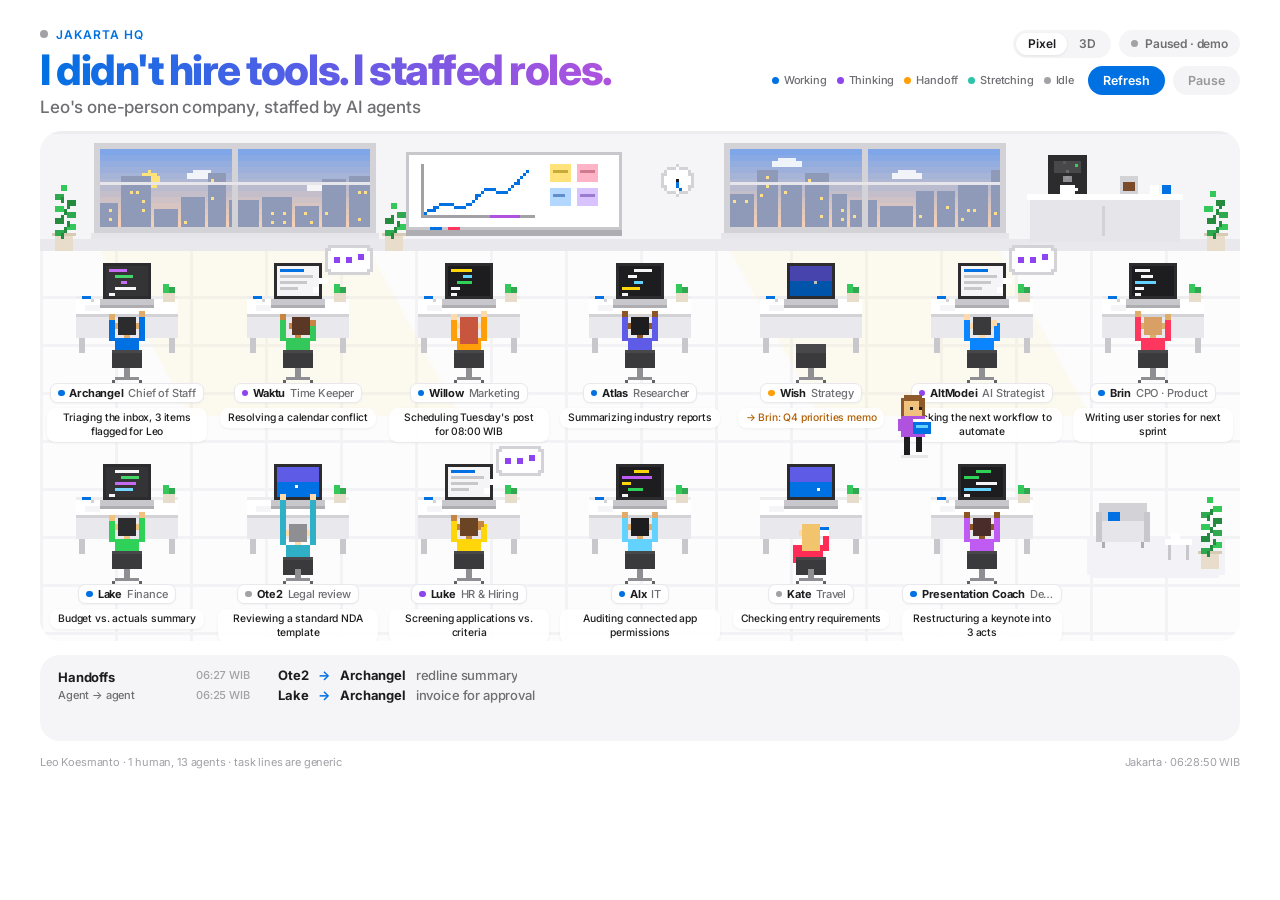
<file: index.html>
<!DOCTYPE html>
<html lang="en">
<head>
<meta charset="utf-8">
<meta name="viewport" content="width=device-width, initial-scale=1">
<title>The Office · I didn't hire tools. I staffed roles.</title>
<link rel="preconnect" href="https://fonts.googleapis.com">
<link rel="preconnect" href="https://fonts.gstatic.com" crossorigin>
<link href="https://fonts.googleapis.com/css2?family=Inter:wght@400;500;600;700;800&display=swap" rel="stylesheet">
<link rel="stylesheet" href="shared.css?v=202610171757">
<style>
  /* Pixel scene */
  .scene-scroll{border-radius:22px;overflow:hidden;background:var(--card)}
  .scene{position:relative;max-width:1200px;margin:0 auto;container-type:inline-size}
  canvas{display:block;width:100%;height:auto;aspect-ratio:400/170;image-rendering:pixelated;image-rendering:crisp-edges}
  .labels{position:absolute;inset:0;pointer-events:none}
  canvas.top{position:absolute;inset:0;pointer-events:none;height:100%}
  .lab{position:absolute;display:flex;flex-direction:column;align-items:center;gap:.35cqw;padding:0 .5cqw}
  .np{display:inline-flex;align-items:center;gap:.4cqw;max-width:100%;background:#fff;border:1px solid var(--line);
      border-radius:.6cqw;padding:.18cqw .6cqw;font-size:clamp(7px,.92cqw,12px);white-space:nowrap;
      box-shadow:0 1px 2px rgba(0,0,0,.04);transition:box-shadow .3s,border-color .3s}
  .np b{font-weight:700;letter-spacing:-0.02em}
  .np span{color:var(--muted);font-weight:500;overflow:hidden;text-overflow:ellipsis}
  .np i{width:.55cqw;height:.55cqw;min-width:5px;min-height:5px;border-radius:50%;flex:none}
  .lab.flash .np{border-color:#0071E3;box-shadow:0 0 0 2px rgba(0,113,227,.25)}
  .cap{position:relative;max-width:100%;background:rgba(255,255,255,.9);border-radius:.7cqw;padding:.3cqw .65cqw;
       font-size:clamp(7px,.86cqw,11px);line-height:1.3;font-weight:500;color:var(--ink);text-align:center;
       display:-webkit-box;-webkit-line-clamp:2;-webkit-box-orient:vertical;overflow:hidden;
       box-shadow:0 1px 3px rgba(0,0,0,.06);transition:opacity .35s,transform .35s}
  .cap:empty{display:none}
  .hint{display:none}
  @media (max-width:900px){
    .scene-scroll{overflow-x:auto;-webkit-overflow-scrolling:touch}
    .scene{min-width:880px}
    .hint{display:block;font-size:11px;color:var(--faint);margin-top:-6px}
  }
</style>
</head>
<body>
<div class="wrap">
  <header id="officeHeader"></header>
  <div class="scene-scroll">
    <div class="scene" id="scene">
      <canvas id="cv" width="400" height="170" aria-label="Pixel-art office with 13 AI agents at their desks"></canvas>
      <div class="labels" id="labels"></div>
      <canvas id="cv2" class="top" width="400" height="170" aria-hidden="true"></canvas>
    </div>
  </div>
  <div class="hint">← Swipe to explore the office →</div>
  <section class="feed" id="officeFeed"></section>
  <footer id="officeFooter"></footer>
</div>
<script src="shared.js?v=202610171757"></script>
<script>
/* Pixel renderer. Data, controls and handoff queue live in shared.js (window.Office). */
const O = window.Office;
O.mount("pixel");
const {AGENTS, byId, fmtHM, hash, nowS, jakartaHour} = O;
const walkers = O.walkers;

/* layout (logical pixel space 400 x 170) */
const W=400, H=170, CW=W/7, ROWS=[55,122], CY=108, SPEED=52;
const labelsEl=document.getElementById("labels");
AGENTS.forEach((a,i)=>{
  const row=i<7?0:1, col=i<7?i:i-7;
  a.cx=Math.round(CW*(col+.5)); a.dy=ROWS[row];
  const el=O.makeLabel(a);
  el.style.left=((a.cx-CW/2)/W*100)+"%"; el.style.width=(CW/W*100)+"%"; el.style.top=((a.dy+29)/H*100)+"%";
  labelsEl.appendChild(el);
});

/* handoff walking */
function startQueued(){
  let h;
  while((h=O.nextHandoff())){
    const a=byId[h.from], b=byId[h.to];
    const sy=a.dy+28, ty=b.dy+24;
    const path=[{x:a.cx,y:sy},{x:a.cx+22,y:sy},{x:a.cx+22,y:CY},{x:b.cx+22,y:CY},{x:b.cx+22,y:ty}];
    O.beginWalk({...h, path, pts:path, i:0, x:path[0].x, y:path[0].y, phase:"go", giveT:0, dir:"d", moving:true});
  }
}
function stepWalker(w,dt){
  if(w.phase==="give"){
    w.moving=false; w.dir="l"; w.giveT+=dt;
    if(w.giveT>=1.4){ w.phase="back"; w.pts=w.path.slice().reverse(); w.i=0; O.deliver(w); }
    return;
  }
  const tgt=w.pts[w.i+1];
  if(!tgt){ if(w.phase==="go"){ w.phase="give"; w.giveT=0; } else O.endWalk(w); return; }
  const dx=tgt.x-w.x, dy=tgt.y-w.y, d=Math.hypot(dx,dy), s=SPEED*dt;
  if(Math.abs(dx)>Math.abs(dy)) w.dir=dx>0?"r":"l"; else w.dir=dy>0?"d":"u";
  w.moving=true;
  if(d<=s){ w.x=tgt.x; w.y=tgt.y; w.i++; } else { w.x+=dx/d*s; w.y+=dy/d*s; }
}

/* =========================================================================
   Renderer (procedural pixel art, no external assets)
   ========================================================================= */
const cv=document.getElementById("cv"), ctxBase=cv.getContext("2d");
const cvTop=document.getElementById("cv2"), ctxTop=cvTop.getContext("2d");
let ctx=ctxBase;
function R(x,y,w,h,c){ ctx.fillStyle=c; ctx.fillRect(Math.round(x),Math.round(y),w,h); }
function disc(cx,cy,r,c){ for(let y=-r;y<=r;y++){ const w=Math.round(Math.sqrt(r*r-y*y)); R(cx-w,cy+y,2*w+1,1,c);} }
function lerpC(a,b,t){ const p=s=>[1,3,5].map(i=>parseInt(s.slice(i,i+2),16)); const A=p(a),B=p(b);
  return "rgb("+A.map((v,i)=>Math.round(v+(B[i]-v)*t)).join(",")+")"; }

function skyFor(h){
  if(h>=7 && h<16.5) return {top:"#5AA9F2",bot:"#CFE8FF",city:"#B4C3D6",lit:0,sun:1};
  if(h>=16.5 && h<18.5) return {top:"#5B5FC7",bot:"#FFB07A",city:"#7A6A92",lit:.3,sun:1};
  if(h>=5 && h<7) return {top:"#7FA6E8",bot:"#FFD3B0",city:"#8E9AB8",lit:.15,sun:1};
  return {top:"#0B1530",bot:"#2A3A66",city:"#18213D",lit:.6,sun:0};
}
function drawWindow(x,y,w,h,t,hour,k){
  const s=skyFor(hour);
  R(x-2,y-2,w+4,h+4,"#D2D2D7");
  for(let i=0;i<h;i+=2) R(x,y+i,w,2,lerpC(s.top,s.bot,i/h));
  ctx.save(); ctx.beginPath(); ctx.rect(x,y,w,h); ctx.clip();
  if(s.sun){ const sx=x+8+((hour-5)/14)*(w-16)*(k===0?1:0)+(k?-100:0); disc(sx, y+7+Math.abs(hour-12)*.6, 3, "#FFE27A"); }
  else { if(k===1){ disc(x+w-14,y+7,3,"#F5F5F7"); disc(x+w-13,y+6,2,lerpC(s.top,s.bot,.2)); }
         for(let i=0;i<14;i++) if(hash(i+k*50)>.3) R(x+hash(i*3+k)*w, y+hash(i*7+k)*h*.5,1,1,(Math.sin(t*2+i)>-.3)?"#FFFFFF":"#8899BB"); }
  if(s.sun){ for(let c=0;c<3;c++){ const cxp=x+((t*2.2+c*40+k*25)%(w+30))-15, cyp=y+4+c*4;
      R(cxp,cyp,10,2,"rgba(255,255,255,.85)"); R(cxp+2,cyp-1,6,1,"rgba(255,255,255,.85)"); } }
  let bx=x;
  for(let i=0;bx<x+w;i++){ const bw=5+Math.floor(hash(i+k*31)*7), bh=6+Math.floor(hash(i*5+k*13)*14);
    R(bx,y+h-bh,bw,bh,s.city);
    if(s.lit) for(let wy=y+h-bh+2;wy<y+h-1;wy+=3) for(let wx=bx+1;wx<bx+bw-1;wx+=2) if(hash(wx*7+wy*13)<s.lit) R(wx,wy,1,1,"#FFE08A");
    bx+=bw+1; }
  ctx.restore();
  R(x+Math.floor(w/2)-1,y,2,h,"#D2D2D7"); R(x,y+Math.floor(h*.45),w,1,"#E5E5EA");
  R(x-3,y+h+2,w+6,2,"#E5E5EA");
}
function drawPlant(x,base,size,t){
  const sway=Math.round(Math.sin(t*1.1+x)*.6);
  R(x-3,base-5,6,5,"#E8DCCB"); R(x-4,base-6,8,1,"#D8CBB6");
  const g=["#2FA84F","#34C759","#248A3D"];
  for(let i=0;i<size;i++){ const ly=base-7-i*2, lx=x+(i%2?1:-3)+(i>size/2?sway:0);
    R(lx,ly,3,2,g[i%3]); R(x-0+(i%3)-1,ly+1,1,2,"#248A3D"); }
  R(x-1+sway,base-8-size*2,2,2,"#34C759");
}
function drawClock(cx,cy){
  disc(cx,cy,5,"#D2D2D7"); disc(cx,cy,4,"#FFFFFF");
  const [h,m]=fmtHM.format(new Date()).split(":").map(Number);
  const hand=(ang,len,c)=>{ for(let k=1;k<=len;k++) R(cx+Math.round(Math.sin(ang)*k),cy-Math.round(Math.cos(ang)*k),1,1,c); };
  hand((h%12+m/60)/12*Math.PI*2,2,"#1D1D1F"); hand(m/60*Math.PI*2,3,"#0071E3"); R(cx,cy,1,1,"#1D1D1F");
}
function drawRoom(t,hour){
  R(0,0,W,40,"#F5F5F7"); R(0,0,W,1,"#EDEDF0"); R(0,36,W,4,"#E8E8ED");
  R(0,40,W,H-40,"#FCFCFD");
  for(let x=0;x<W;x+=25) R(x,40,1,H-40,"#F3F3F6");
  for(let y=55;y<H;y+=16) R(0,y,W,1,"#F3F3F6");
  const s=skyFor(hour);
  if(s.sun){ ctx.fillStyle=hour>=16.5?"rgba(255,176,122,.10)":"rgba(255,226,122,.10)";
    [[20,90],[230,90]].forEach(([x,w])=>{ ctx.beginPath(); ctx.moveTo(x,40); ctx.lineTo(x+w,40); ctx.lineTo(x+w+30,95); ctx.lineTo(x+30,95); ctx.fill(); }); }
  drawWindow(20,6,90,26,t,hour,0);
  drawWindow(230,6,90,26,t,hour,1);
  // whiteboard
  R(122,7,72,26,"#C7C7CC"); R(123,8,70,24,"#FFFFFF");
  const pts=[[127,27],[134,24],[141,25],[148,19],[155,20],[162,13]];
  for(let i=0;i<pts.length-1;i++){ const [x1,y1]=pts[i],[x2,y2]=pts[i+1]; for(let k=0;k<=8;k++) R(x1+(x2-x1)*k/8,y1+(y2-y1)*k/8,1,1,"#0071E3"); }
  R(127,28,38,1,"#A1A1A6"); R(127,11,1,17,"#A1A1A6");
  R(170,11,7,6,"#FFE27A"); R(179,11,7,6,"#FFB3C7"); R(170,19,7,6,"#B3D7FF"); R(179,19,7,6,"#D8C2FF");
  R(171,13,5,1,"#C9A93A"); R(180,13,5,1,"#D07A92"); R(171,21,4,1,"#5E8FCC"); R(180,21,5,1,"#9A7BD1");
  R(150,28,10,1,"#AF52DE"); R(122,33,72,2,"#AEAEB2"); R(130,32,4,1,"#0071E3"); R(136,32,4,1,"#FF375F");
  drawClock(212,16);
  // coffee station
  R(330,22,50,15,"#E5E5EA"); R(329,21,52,2,"#FFFFFF"); R(354,25,1,10,"#D2D2D7");
  R(336,8,13,13,"#2C2C2E"); R(338,10,9,4,"#48484A"); R(345,11,1,1,(Math.floor(t*2)%2)?"#30D158":"#1E7D3A");
  R(341,15,3,2,"#8E8E93"); R(340,18,5,3,"#FFFFFF"); R(345,19,1,1,"#FFFFFF");
  for(let k=0;k<3;k++){ const sy=17-((t*6+k*3)%8); R(341+((k+Math.floor(t*3))%2),sy-1,1,1,"rgba(160,160,170,"+(.5-(17-sy)/18)+")"); }
  R(360,15,6,6,"#D2D2D7"); R(361,17,4,3,"#7A4A2A"); R(370,18,3,3,"#FFFFFF"); R(374,18,3,3,"#0071E3");
  drawPlant(8,40,7,t); drawPlant(392,40,6,t); drawPlant(118,40,4,t);
}
function drawLounge(t){
  const x=CW*6+6;
  R(x,136,46,12,"#F2F2F7"); R(x+2,135,42,1,"#F2F2F7"); R(x+2,148,42,1,"#F2F2F7");
  R(x+4,124,16,6,"#D2D2D7"); R(x+4,130,16,7,"#E5E5EA"); R(x+3,127,2,10,"#C7C7CC"); R(x+19,127,2,10,"#C7C7CC"); R(x+7,127,4,3,"#0071E3"); R(x+5,137,1,2,"#AEAEB2"); R(x+18,137,1,2,"#AEAEB2");
  R(x+26,136,9,2,"#FFFFFF"); R(x+27,138,1,5,"#C7C7CC"); R(x+33,138,1,5,"#C7C7CC"); R(x+28,134,3,2,"#FFFFFF");
  drawPlant(x+41,146,8,t);
}

/* screens */
function drawScreen(a,t){
  const x=a.cx-7,y=a.dy-10,w=14,h=10;
  const st=O.effState(a);
  if(st==="working"){
    R(x,y,w,h,"#1D1D1F");
    const scroll=Math.floor(t*3+a.phase), cols=["#64D2FF","#BF5AF2","#30D158","#FFD60A","#F5F5F7"];
    for(let i=0;i<4;i++){ const n=scroll+i, ind=Math.floor(hash(a.seed+n*3)*3)*2, len=2+Math.floor(hash(a.seed*7+n)*(10-ind));
      R(x+1+ind,y+1+i*2,len,1,cols[Math.floor(hash(n+a.seed)*5)]); }
    if(Math.floor(t*2)%2) R(x+1,y+9,2,1,"#F5F5F7");
    if(hash(Math.floor(t*12)+a.seed)>.85){ ctx.fillStyle="rgba(255,255,255,.10)"; ctx.fillRect(x,y,w,h); }
  } else if(st==="thinking"){
    R(x,y,w,h,"#F5F5F7"); R(x+1,y+1,8,1,"#0071E3");
    for(let i=0;i<3;i++) R(x+1,y+3+i*2,[11,9,6][i],1,"#C7C7CC");
  } else {
    R(x,y,w,5,"#5E5CE6"); R(x,y+5,w,5,"#0071E3");
    const p=(t*5+a.phase*3)%20, bx=p<10?p:20-p; R(x+1+Math.round(bx*1.1),y+3+Math.round(Math.abs(Math.sin(t+a.phase))*4),1,1,"#FFFFFF");
  }
  if(a.walker){ ctx.fillStyle="rgba(0,0,0,.25)"; ctx.fillRect(x,y,w,h); }
}
function drawDesk(a,t){
  const {cx,dy}=a;
  R(cx-17,dy,34,6,"#FFFFFF"); R(cx-17,dy,34,1,"#EDEDF0"); R(cx-17,dy+6,34,8,"#E8E8ED"); R(cx-17,dy+6,34,1,"#D2D2D7");
  R(cx-16,dy+14,2,5,"#C7C7CC"); R(cx+14,dy+14,2,5,"#C7C7CC");
  R(cx-8,dy-11,16,12,"#2C2C2E"); drawScreen(a,t);
  R(cx-9,dy+1,18,2,"#C7C7CC"); R(cx-9,dy+3,18,1,"#AEAEB2");
  // desk plant + mug (mug hidden while sipping)
  R(cx+12,dy-1,4,3,"#E8DCCB"); R(cx+12,dy-4,2,3,"#34C759"); R(cx+14,dy-3,2,2,"#2FA84F");
  if(a.state!=="idle"||a.walker){ R(cx-15,dy,3,3,"#FFFFFF"); R(cx-15,dy,3,1,"#0071E3"); R(cx-12,dy+1,1,1,"#D2D2D7"); }
  R(cx-14,dy+3,5,2,"#F5F5F7");
  if(nowS()<a.folderUntil){ R(cx+6,dy+1,6,3,"#0071E3"); R(cx+6,dy+1,6,1,"#FFFFFF"); }
}
/* standing beside the chair, arms overhead, swaying (per-agent timing) */
function drawStretcher(a,t){
  const L=a.look, x=a.cx+11, y=a.dy+28, sp=1.1+hash(a.seed)*0.6, ph=t*sp+a.phase;
  const sway=Math.round(Math.sin(ph)*1.4), roll=((ph*0.5)%6)<1.2;   // occasional arms-down shoulder roll
  R(x-4,y,9,1,"rgba(0,0,0,.08)");
  R(x-3,y-6,2,6,L.pants); R(x+1,y-6,2,6,L.pants); R(x-3,y-1,2,1,"#1D1D1F"); R(x+1,y-1,2,1,"#1D1D1F");
  const ux=x+Math.round(sway*0.5);
  R(ux-4,y-13,8,7,L.shirt);
  const hx=x+sway;
  R(hx-3,y-19,6,6,L.skin); R(hx-3,y-20,6,2,L.hair); R(hx-3,y-19,1,3,L.hair); R(hx+2,y-19,1,3,L.hair);
  if(L.long){ R(hx-4,y-19,1,6,L.hair); R(hx+3,y-19,1,6,L.hair); }
  R(hx-2,y-16,1,1,"#1D1D1F"); R(hx+1,y-16,1,1,"#1D1D1F"); R(hx-1,y-14,2,1,"#E07A7A");
  if(roll){ const r=Math.floor(t*6)%2; R(ux-5,y-13+r,1,6,L.shirt); R(ux+4,y-13+(1-r),1,6,L.shirt); R(ux-5,y-7+r,1,1,L.skin); R(ux+4,y-7+(1-r),1,1,L.skin); }
  else { // arms straight up, hands together above the head
    R(ux-5,y-21,1,8,L.shirt); R(ux+4,y-21,1,8,L.shirt);
    R(hx+sway-4,y-24,2,3,L.shirt); R(hx+sway+2,y-24,2,3,L.shirt); R(hx+sway-2,y-26,4,2,L.skin);
  }
}
function drawSeated(a,t){
  const {cx,dy}=a, L=a.look;
  const chair=()=>{ R(cx-1,dy+24,2,3,"#8E8E93"); R(cx-4,dy+27,8,1,"#8E8E93"); R(cx-5,dy+28,1,1,"#636366"); R(cx+4,dy+28,1,1,"#636366"); };
  if(a.walker){ chair(); R(cx-5,dy+16,10,3,"#48484A"); R(cx-5,dy+18,10,6,"#3A3A3C"); R(cx-5,dy+18,10,1,"#48484A"); return; }
  const st=O.effState(a);
  if(st==="stretching"){ chair(); R(cx-5,dy+16,10,3,"#48484A"); R(cx-5,dy+18,10,6,"#3A3A3C"); R(cx-5,dy+18,10,1,"#48484A"); drawStretcher(a,t); return; }
  const lean=st==="idle"?2:0, by=dy+lean;
  let tilt=0; if(st==="thinking") tilt=Math.sin(t*1.6+a.phase)>.5?1:0;
  // body
  R(cx-4,by+14,8,9,L.shirt);
  // head (back view)
  R(cx-3+tilt,by+7,6,6,L.hair); R(cx-4+tilt,by+9,1,2,L.skin); R(cx+3+tilt,by+9,1,2,L.skin); R(cx-1,by+13,2,1,L.skin);
  if(L.long) R(cx-3+tilt,by+13,6,3,L.hair);
  const arm=(x,y,h)=>R(x,y,2,h,L.shirt), hand=(x,y)=>R(x,y,2,2,L.skin);
  if(st==="working"){
    const k=Math.floor(t*9+a.phase*7), lh=hash(k+a.seed)>.5?1:0, rh=hash(k*3+a.seed)>.5?1:0;
    arm(cx-6,by+6+lh,9-lh); hand(cx-6,by+5+lh); arm(cx+4,by+6+rh,9-rh); hand(cx+4,by+5+rh);
  } else if(st==="thinking"){
    arm(cx-6,by+7,8); hand(cx-6,by+6);
    const sc=Math.floor(t*3)%2; arm(cx+4,by+9,6); hand(cx+3+tilt,by+7+sc);
  } else {
    const ph=(t+a.phase)%7, stretch=((t+a.phase*2)%11)<1.3;
    if(stretch){ arm(cx-6,by-1,15); hand(cx-6,by-3); arm(cx+4,by-1,15); hand(cx+4,by-3); }
    else {
      arm(cx-6,by+14,6);
      if(ph<1.6){ arm(cx+4,by+11,5); R(cx+3,by+8,3,3,"#FFFFFF"); R(cx+3,by+8,3,1,"#0071E3"); }
      else { arm(cx+4,by+14,5); R(cx+5,by+14,3,3,"#FFFFFF"); R(cx+5,by+14,3,1,"#0071E3");
        const sy=by+12-((t*4)%3); R(cx+6,sy,1,1,"rgba(160,160,170,.6)"); }
    }
  }
  // chair back (closest to camera)
  R(cx-5,by+18,10,6,"#3A3A3C"); R(cx-5,by+18,10,1,"#48484A"); chair();
}
function drawBubble(a,t){
  if(a.walker||a.state!=="thinking") return;
  const bx=a.cx+9, by=a.dy-17;
  R(bx+1,by,14,10,"#D2D2D7"); R(bx,by+1,16,8,"#D2D2D7");
  R(bx+2,by+1,12,8,"#FFFFFF"); R(bx+1,by+2,14,6,"#FFFFFF");
  R(a.cx+7,by+11,3,2,"#FFFFFF"); R(a.cx+5,by+14,2,2,"#FFFFFF");
  if(((t+a.phase)%6)<4){
    const act=Math.floor(t*3)%3;
    for(let i=0;i<3;i++) R(bx+3+i*4,by+4-(i===act?1:0),2,2,"#8E44EF");
  } else {
    R(bx+6,by+2,4,4,"#FFD60A"); R(bx+7,by+1,2,1,"#FFD60A"); R(bx+7,by+6,2,2,"#8E8E93");
    if(Math.floor(t*4)%2){ R(bx+4,by+2,1,1,"#FFD60A"); R(bx+11,by+2,1,1,"#FFD60A"); R(bx+8,by,0,0,"#FFD60A"); }
  }
}
function drawWalker(w,t){
  const a=byId[w.from], L=a.look, x=Math.round(w.x), y=Math.round(w.y);
  const step=w.moving?Math.floor(t*8)%2:0, carry=w.phase==="go"||(w.phase==="give"&&w.giveT<1.0);
  R(x-4,y,9,1,"rgba(0,0,0,.08)");
  R(x-3,y-6,2,6-(step?1:0),L.pants); R(x+1,y-6,2,6-(step?0:1),L.pants);
  R(x-3,y-1-(step?1:0),2,1,"#1D1D1F"); R(x+1,y-1-(step?0:1),2,1,"#1D1D1F");
  R(x-4,y-13,8,7,L.shirt);
  if(w.dir==="u"){ R(x-3,y-20,6,7,L.hair); }
  else {
    R(x-3,y-19,6,6,L.skin); R(x-3,y-20,6,2,L.hair);
    if(w.dir!=="r") R(x-3,y-19,1,3,L.hair); if(w.dir!=="l") R(x+2,y-19,1,3,L.hair);
    if(L.long){ R(x-4,y-19,1,6,L.hair); R(x+3,y-19,1,6,L.hair); }
    const e=w.dir==="l"?-1:w.dir==="r"?1:0;
    R(x-2+e,y-16,1,1,"#1D1D1F"); R(x+1+e,y-16,1,1,"#1D1D1F");
    if(w.dir==="d") R(x-1,y-14,2,1,"#E07A7A");
  }
  if(carry && w.dir!=="u"){
    const fx = w.phase==="give" ? x-4-Math.round((w.giveT/1.0)*6) : x-2+(w.dir==="l"?-2:w.dir==="r"?2:0);
    R(x-5,y-12,1,4,L.shirt); R(x+4,y-12,1,4,L.shirt);
    R(fx,y-11,6,4,"#0071E3"); R(fx,y-12,6,1,"#FFFFFF"); R(fx+1,y-10,4,1,"#64D2FF");
  } else if(carry){
    R(x-5,y-12,1,5,L.shirt); R(x+4,y-12,1,5,L.shirt); R(x-6,y-11,1,4,"#0071E3"); R(x+5,y-11,1,4,"#0071E3");
  } else {
    const sw=w.moving?(step?1:-1):0;
    R(x-5,y-13+sw,1,6,L.shirt); R(x+4,y-13-sw,1,6,L.shirt);
    R(x-5,y-7+sw,1,1,L.skin); R(x+4,y-7-sw,1,1,L.skin);
  }
  if(w.phase==="give" && w.giveT>1.0){ R(x-2,y-25,1,1,"#30D158"); R(x-1,y-24,1,1,"#30D158"); R(x,y-25,1,1,"#30D158"); R(x+1,y-26,1,1,"#30D158"); R(x+2,y-27,1,1,"#30D158"); }
}

/* main loop */
let last=nowS();
function frame(){
  const t=nowS(), dt=Math.min(.05,t-last); last=t;
  O.tick(); startQueued(); walkers.slice().forEach(w=>stepWalker(w,dt));
  const hour=jakartaHour();
  ctx.clearRect(0,0,W,H);
  drawRoom(t,hour);
  const items=[];
  AGENTS.forEach(a=>{ items.push({y:a.dy+14,f:()=>drawDesk(a,t)}); items.push({y:a.dy+27,f:()=>drawSeated(a,t)}); });
  items.push({y:126,f:()=>drawLounge(t)});
  items.sort((p,q)=>p.y-q.y).forEach(i=>i.f());
  ctx=ctxTop; ctx.clearRect(0,0,W,H);
  AGENTS.forEach(a=>drawBubble(a,t));
  walkers.slice().sort((p,q)=>p.y-q.y).forEach(w=>drawWalker(w,t));
  ctx=ctxBase;
  requestAnimationFrame(frame);
}
requestAnimationFrame(frame);
</script>
</body>
</html>
</file>
<file: shared.css>
/* Shared styles for the agent office (pixel + 3D): header, controls, feed. */
:root{--ink:#1D1D1F;--muted:#6E6E73;--faint:#A1A1A6;--accent:#0071E3;--card:#F5F5F7;--line:#E8E8ED;
      --working:#0071E3;--thinking:#8E44EF;--idle:#A1A1A6;--handoff:#FF9F0A;--stretching:#2BC4A9}
*{box-sizing:border-box;margin:0;padding:0}
html,body{background:#fff;color:var(--ink)}
body{font-family:-apple-system,BlinkMacSystemFont,"SF Pro Display","SF Pro Text","Inter","Helvetica Neue",Arial,sans-serif;
     -webkit-font-smoothing:antialiased;letter-spacing:-0.01em}
.wrap{max-width:1280px;margin:0 auto;padding:22px 40px 18px;display:flex;flex-direction:column;gap:14px}

header{display:flex;align-items:flex-end;justify-content:space-between;gap:24px}
.eyebrow{display:inline-flex;align-items:center;gap:8px;font-size:12px;font-weight:600;color:var(--accent);
         text-transform:uppercase;letter-spacing:.08em;margin-bottom:6px}
.live-dot{width:8px;height:8px;border-radius:50%;background:#FF3B30;position:relative}
.live-dot::after{content:"";position:absolute;inset:0;border-radius:50%;background:#FF3B30;animation:ping 1.6s ease-out infinite}
body:not(.is-live) .live-dot{background:var(--faint)} body:not(.is-live) .live-dot::after{display:none}
h1{font-size:42px;line-height:1.05;font-weight:800;letter-spacing:-0.035em;
   background:linear-gradient(90deg,#0071E3 0%,#5E5CE6 50%,#AF52DE 100%);
   -webkit-background-clip:text;background-clip:text;color:transparent;padding-bottom:3px}
.sub{font-size:17px;color:var(--muted);font-weight:500;margin-top:2px}
.side{display:flex;flex-direction:column;align-items:flex-end;gap:8px;position:relative}
.row{display:flex;align-items:center;gap:8px;flex-wrap:wrap;justify-content:flex-end}

/* segmented Pixel | 3D switch */
.seg{display:inline-flex;background:var(--card);border-radius:999px;padding:3px}
.seg a{font-size:12px;font-weight:600;color:var(--muted);text-decoration:none;padding:5px 12px;border-radius:999px;line-height:1}
.seg a.on{background:#fff;color:var(--ink);box-shadow:0 1px 3px rgba(0,0,0,.08)}

/* badge */
.badge{display:inline-flex;align-items:center;gap:7px;font-size:12px;font-weight:600;padding:6px 12px;border-radius:999px;
       background:var(--card);color:var(--muted);white-space:nowrap;font-variant-numeric:tabular-nums}
.badge i{width:7px;height:7px;border-radius:50%;background:var(--faint)}
.badge.live{color:#1E7D3A;background:#EAF8EE}.badge.live i{background:#34C759;animation:blink 1.4s infinite}

/* pill buttons */
.btn{font:inherit;font-size:12.5px;font-weight:600;border:0;border-radius:999px;padding:7px 15px;cursor:pointer;
     display:inline-flex;align-items:center;gap:6px;transition:background .2s,opacity .2s;white-space:nowrap;font-variant-numeric:tabular-nums}
.btn.primary{background:var(--accent);color:#fff}.btn.primary:hover{background:#0077ED}
.btn.grey{background:#E8E8ED;color:var(--ink)}.btn.grey:hover{background:#DEDEE3}
.btn:disabled{opacity:.45;cursor:default}
.btn.icon{padding:7px;background:var(--card);color:var(--muted)}.btn.icon:hover{background:#EDEDF0}
.btn .spin{width:10px;height:10px;border:2px solid rgba(255,255,255,.5);border-top-color:#fff;border-radius:50%;animation:spin .8s linear infinite}
.note{font-size:11px;color:var(--muted);min-height:14px;text-align:right;max-width:420px}
.note.warn{color:#B25E00}

/* feed */
.feed{background:var(--card);border-radius:20px;padding:12px 18px;display:flex;gap:20px;align-items:flex-start}
.feed h2{font-size:13px;font-weight:700;min-width:118px;padding-top:2px}
.feed h2 small{display:block;font-size:11px;color:var(--muted);font-weight:500;margin-top:3px}
.stream{flex:1;list-style:none;display:flex;flex-direction:column;gap:4px;height:62px;overflow:hidden}
.stream li{display:flex;align-items:center;gap:10px;font-size:13px;font-weight:500;animation:slide .5s ease both;white-space:nowrap}
.stream li .t{font-size:11px;color:var(--faint);font-variant-numeric:tabular-nums;width:72px;flex:none}
.stream li b{font-weight:700}.stream li .arr{color:var(--accent);font-weight:700}
.stream li .msg{color:var(--muted);overflow:hidden;text-overflow:ellipsis}
.stream li:nth-child(2){opacity:.65}.stream li:nth-child(3){opacity:.35}
footer{display:flex;justify-content:space-between;font-size:11px;color:var(--faint)}

/* label state dots (shared by both renderers) */
.lab .np i{background:var(--idle)}
.lab[data-s="working"] .np i{background:var(--working);animation:blink 1s infinite}
.lab[data-s="thinking"] .np i{background:var(--thinking)}
.lab[data-s="handoff"] .np i{background:var(--handoff);animation:blink .6s infinite}
.lab[data-s="stretching"] .np i{background:var(--stretching)}
.lab[data-s="handoff"] .cap{color:#B25E00}
.lab .cap.out{opacity:0;transform:translateY(3px)}

@keyframes ping{0%{transform:scale(1);opacity:.7}100%{transform:scale(2.6);opacity:0}}
@keyframes blink{0%,100%{opacity:1}50%{opacity:.3}}
@keyframes slide{from{opacity:0;transform:translateY(-8px)}to{opacity:1;transform:none}}
@keyframes spin{to{transform:rotate(360deg)}}

@media (max-width:900px){
  .wrap{padding:20px 16px}
  header{flex-direction:column;align-items:flex-start;gap:12px}
  .side{align-items:flex-start}.row{justify-content:flex-start}.note{text-align:left}
  h1{font-size:34px}.sub{font-size:15px}
  .feed{flex-direction:column;gap:6px}
  .stream{height:auto;max-height:96px}
  .stream li{white-space:normal;flex-wrap:wrap;gap:2px 8px;font-size:12.5px}
  .stream li .t{width:auto}
  footer{flex-direction:column;gap:4px}
}
.legend{display:flex;gap:10px;font-size:11px;color:var(--muted);font-weight:500;margin-right:6px}
.legend span{display:inline-flex;align-items:center;gap:5px}
.legend i{width:7px;height:7px;border-radius:50%}
@media (max-width:560px){ .legend{width:100%;margin:0 0 2px} }
</file>
